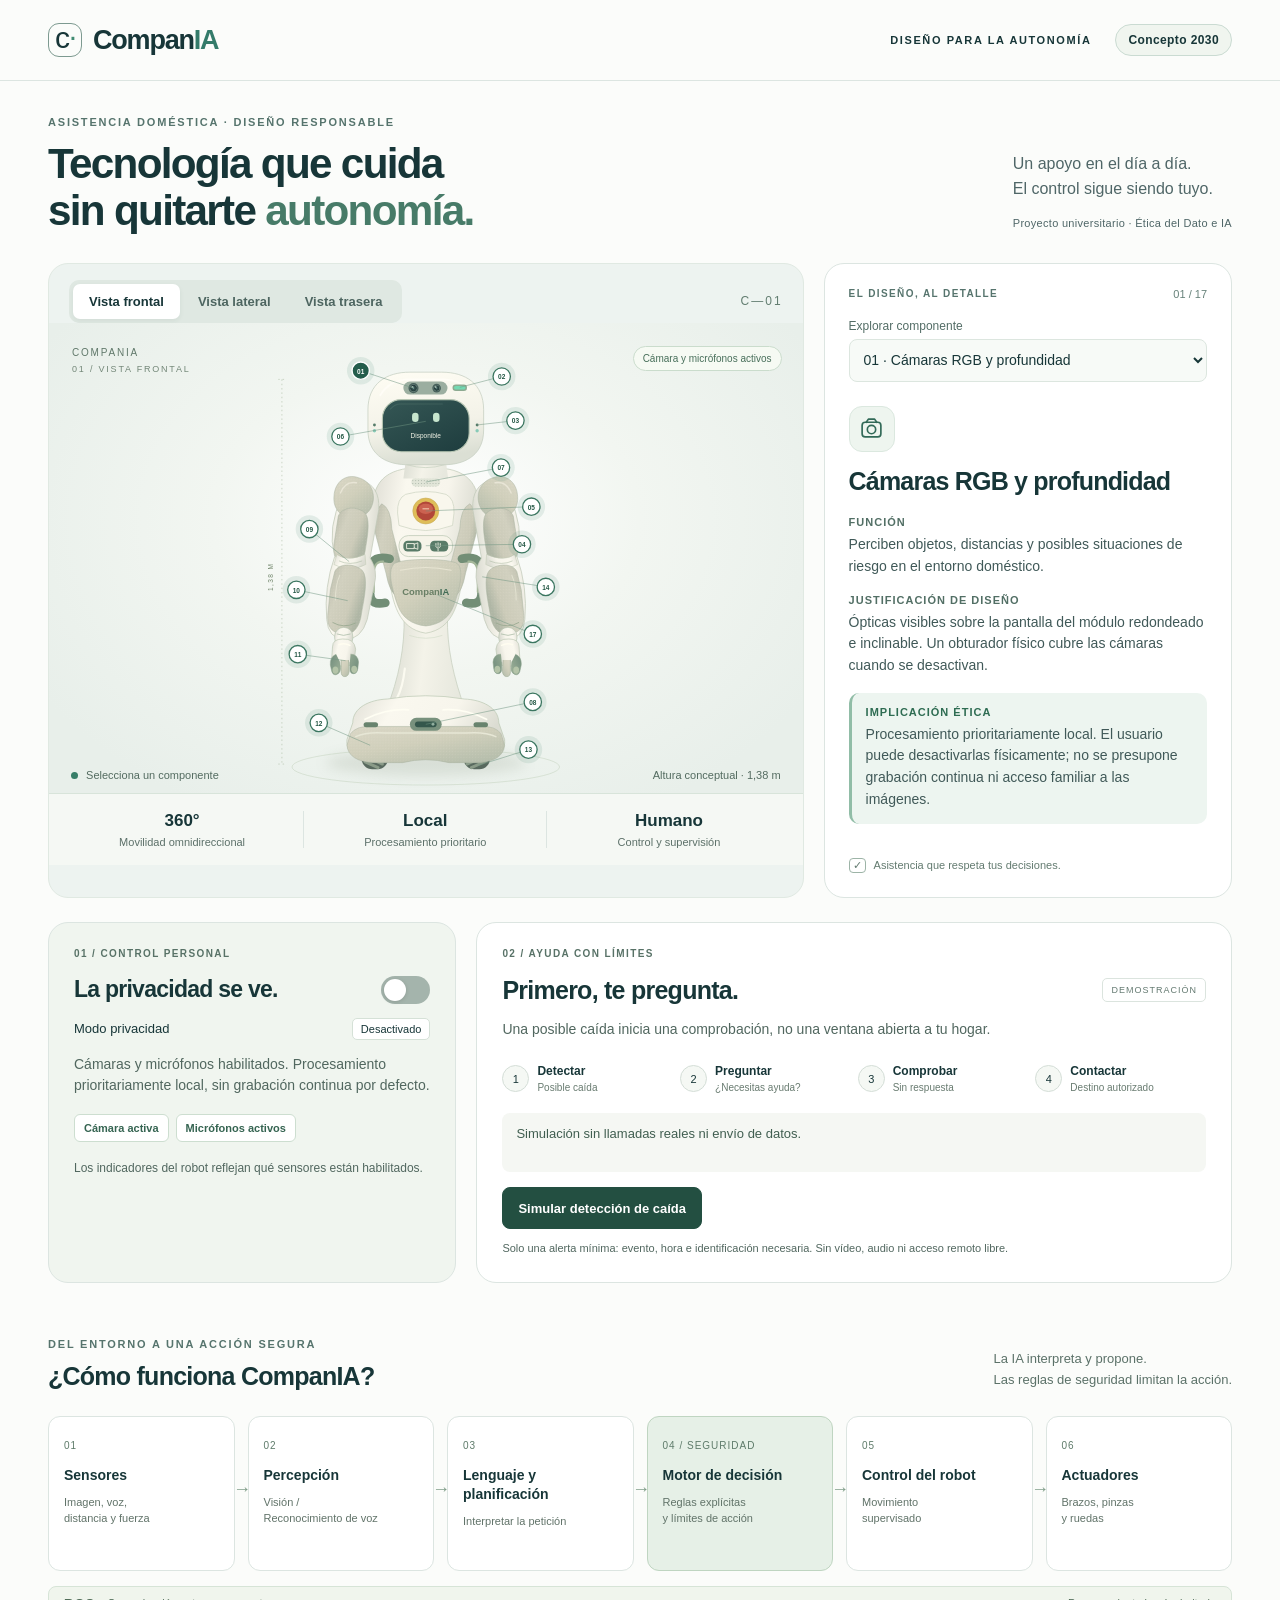
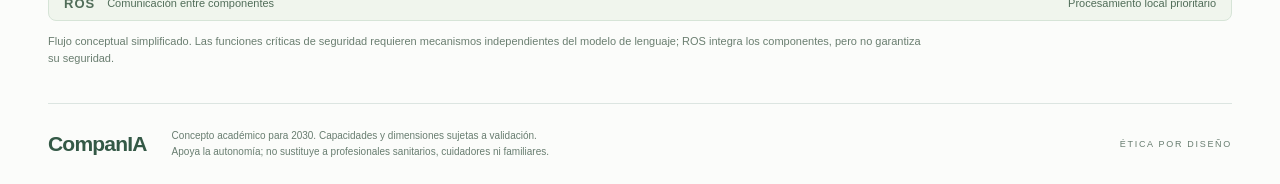
<file: sprint2/mockup/index.html>
<!doctype html>
<html lang="es">
<head>
<meta charset="utf-8"><meta name="viewport" content="width=device-width, initial-scale=1">
<meta name="description" content="CompanIA: concepto interactivo de asistencia doméstica, autonomía y privacidad para 2030.">
<title>CompanIA — Tecnología que cuida</title>
<link rel="icon" type="image/svg+xml" href="assets/favicon.svg">
<link rel="stylesheet" href="styles.css">
<script src="robot.js" defer></script><script src="app.js" defer></script>
</head>
<body>
<a class="skip" href="#explorar">Saltar al robot</a>
<header class="site-header"><a class="brand" href="#" aria-label="CompanIA, inicio"><span class="brand-mark" aria-hidden="true">c<span>·</span></span>Compan<span class="brand-accent">IA</span></a><div class="header-meta"><span>DISEÑO PARA LA AUTONOMÍA</span><span class="edition">Concepto 2030</span></div></header>
<main>
<section class="intro"><div><p class="eyebrow">ASISTENCIA DOMÉSTICA · DISEÑO RESPONSABLE</p><h1>Tecnología que cuida<br>sin quitarte <em>autonomía.</em></h1></div><p class="intro-note">Un apoyo en el día a día. <br>El control sigue siendo tuyo.<span>Proyecto universitario · Ética del Dato e IA</span></p></section>
<section id="explorar" class="explorer" aria-label="Explorar el diseño de CompanIA">
<div class="model-column">
<div class="model-toolbar"><div class="view-tabs" role="group" aria-label="Vista del robot"><button data-view="front" aria-pressed="true">Vista frontal</button><button data-view="side" aria-pressed="false">Vista lateral</button><button data-view="back" aria-pressed="false">Vista trasera</button></div><span class="model-id">C—01</span></div>
<div class="model-stage" id="model-stage"><div class="stage-label"><span>COMPANIA</span><span id="view-caption">01 / VISTA FRONTAL</span></div><div class="perception-badge" id="perception-badge" aria-live="polite">Cámara y micrófonos activos</div><div class="robot-canvas" id="robot-canvas"></div><div class="stage-bottom"><span><i class="point-key"></i> Selecciona un componente</span><span>Altura conceptual · 1,38 m</span></div></div>
<div class="model-specs"><div><strong>360°</strong><span>Movilidad omnidireccional</span></div><div><strong>Local</strong><span>Procesamiento prioritario</span></div><div><strong>Humano</strong><span>Control y supervisión</span></div></div>
</div>
<aside class="component-panel" aria-label="Detalle del componente"><div class="panel-heading"><span class="eyebrow">EL DISEÑO, AL DETALLE</span><span id="component-number">01 / 17</span></div><label class="component-label" for="component-picker">Explorar componente</label><select id="component-picker"></select><div id="component-detail" aria-live="polite" aria-atomic="true"></div><div class="panel-foot"><span class="tiny-shield" aria-hidden="true">✓</span> Asistencia que respeta tus decisiones.</div></aside>
</section>
<section class="demos" aria-label="Demostraciones éticas">
<article class="privacy-card"><div class="section-kicker">01 / CONTROL PERSONAL</div><div class="privacy-heading"><h2>La privacidad se ve.</h2><button id="privacy-toggle" class="switch" type="button" role="switch" aria-checked="false" aria-label="Modo privacidad"><span></span></button></div><div class="switch-label">Modo privacidad <strong id="privacy-value">Desactivado</strong></div><p id="privacy-description" aria-live="polite">Cámaras y micrófonos habilitados. Procesamiento prioritariamente local, sin grabación continua por defecto.</p><div class="sensor-chips"><span id="camera-chip">Cámara activa</span><span id="mic-chip">Micrófonos activos</span></div><p class="privacy-limit" id="privacy-limit">Los indicadores del robot reflejan qué sensores están habilitados.</p></article>
<article class="emergency-card"><div class="section-kicker">02 / AYUDA CON LÍMITES</div><div class="emergency-heading"><h2>Primero, te pregunta.</h2><span class="demo-badge">DEMOSTRACIÓN</span></div><p>Una posible caída inicia una comprobación, no una ventana abierta a tu hogar.</p><ol class="steps"><li data-step="1"><span>1</span><div><strong>Detectar</strong><small>Posible caída</small></div></li><li data-step="2"><span>2</span><div><strong>Preguntar</strong><small>¿Necesitas ayuda?</small></div></li><li data-step="3"><span>3</span><div><strong>Comprobar</strong><small>Sin respuesta</small></div></li><li data-step="4"><span>4</span><div><strong>Contactar</strong><small>Destino autorizado</small></div></li></ol><div id="emergency-status" class="emergency-status" role="status">Simulación sin llamadas reales ni envío de datos.</div><div class="emergency-actions"><button id="simulate" class="primary-button">Simular detección de caída</button><button id="respond" class="secondary-button" hidden>Estoy bien</button><button id="reset" class="text-button" hidden>Reiniciar</button></div><p class="minimal-data">Solo una alerta mínima: evento, hora e identificación necesaria. Sin vídeo, audio ni acceso remoto libre.</p></article>
</section>
<section class="architecture" aria-labelledby="architecture-title"><div class="architecture-heading"><div><p class="eyebrow">DEL ENTORNO A UNA ACCIÓN SEGURA</p><h2 id="architecture-title">¿Cómo funciona CompanIA?</h2></div><p>La IA interpreta y propone.<br>Las reglas de seguridad limitan la acción.</p></div><div class="flow" aria-label="Flujo conceptual de funcionamiento"><div class="flow-node"><span>01</span><h3>Sensores</h3><p>Imagen, voz,<br>distancia y fuerza</p></div><div class="flow-node"><span>02</span><h3>Percepción</h3><p>Visión /<br>Reconocimiento de voz</p></div><div class="flow-node"><span>03</span><h3>Lenguaje y <br>planificación</h3><p>Interpretar la petición</p></div><div class="flow-node safety"><span>04 / SEGURIDAD</span><h3>Motor de decisión</h3><p>Reglas explícitas<br>y límites de acción</p></div><div class="flow-node"><span>05</span><h3>Control del robot</h3><p>Movimiento<br>supervisado</p></div><div class="flow-node"><span>06</span><h3>Actuadores</h3><p>Brazos, pinzas<br>y ruedas</p></div></div><div class="ros-bus"><span>ROS</span><p>Comunicación entre componentes</p><span>Procesamiento local prioritario</span></div><p class="architecture-note">Flujo conceptual simplificado. Las funciones críticas de seguridad requieren mecanismos independientes del modelo de lenguaje; ROS integra los componentes, pero no garantiza su seguridad.</p></section>
<footer><span class="footer-brand">CompanIA</span><p>Concepto académico para 2030. Capacidades y dimensiones sujetas a validación.<br>Apoya la autonomía; no sustituye a profesionales sanitarios, cuidadores ni familiares.</p><span>ÉTICA POR DISEÑO</span></footer>
</main>
</body>
</html>
</file>
<file: sprint2/mockup/styles.css>
:root{--ink:#173638;--muted:#546b6d;--green:#205c53;--mint:#e7f1ed;--line:#dce5e1;--paper:#fff;--orange:#b74929;--radius:20px;font-family:Inter,"Avenir Next",Avenir,-apple-system,BlinkMacSystemFont,"Segoe UI",sans-serif;color:var(--ink);background:#fbfcfa;font-synthesis:none}*{box-sizing:border-box}body{margin:0}button,select{font:inherit}button,a,select{-webkit-tap-highlight-color:transparent}button{cursor:pointer}button:disabled{cursor:not-allowed;opacity:.55}button:focus-visible,a:focus-visible,select:focus-visible{outline:3px solid #b35f18;outline-offset:4px}button{touch-action:manipulation}button[hidden]{display:none}.skip{position:fixed;top:-80px;left:20px;z-index:100;padding:14px;background:#fff}.skip:focus{top:12px}.site-header{max-width:1400px;margin:auto;padding:23px 48px;display:flex;align-items:center;justify-content:space-between;border-bottom:1px solid var(--line)}.brand{font-size:27px;font-weight:750;letter-spacing:-1.2px;text-decoration:none;color:var(--ink);display:flex;align-items:center}.brand-accent{color:#347b6a}.brand-mark{width:34px;height:34px;border:1.5px solid #7d9a90;border-radius:11px;margin-right:11px;font-size:30px;line-height:27px;padding-left:6px;position:relative;font-weight:500}.brand-mark span{position:absolute;right:5px;top:-2px;color:#418c72}.header-meta{display:flex;gap:24px;align-items:center;font-size:11px;letter-spacing:1.6px;font-weight:600}.edition{border:1px solid #cadbd2;padding:8px 12px;border-radius:30px;font-size:12px;letter-spacing:.4px;background:#f0f5ef}main{max-width:1400px;margin:auto;padding:0 48px}.intro{display:flex;align-items:flex-end;justify-content:space-between;padding:35px 0 28px;gap:20px}.eyebrow{font-size:11px;letter-spacing:1.8px;font-weight:700;margin:0 0 12px;color:#56746d}h1{font-size:clamp(32px,3.3vw,48px);line-height:1.12;letter-spacing:-1.7px;margin:0;font-weight:600}h1 em{font-style:normal;color:#477b68}.intro-note{font-size:16px;line-height:1.6;margin:0 0 2px;color:#4f6667}.intro-note span{display:block;font-size:11px;margin-top:13px;letter-spacing:.3px}.explorer{display:grid;grid-template-columns:minmax(0,1.85fr) minmax(300px,1fr);gap:20px;scroll-margin-top:20px}.model-column{background:#edf3f0;border:1px solid #e0e9e2;border-radius:var(--radius);overflow:hidden;min-width:0}.model-toolbar{display:flex;justify-content:space-between;align-items:center;padding:16px 20px 0}.view-tabs{display:flex;background:#dfe8e2;padding:4px;border-radius:10px;gap:2px}.view-tabs button{border:0;border-radius:7px;background:transparent;font-size:13px;padding:10px 16px;color:#4d6560;font-weight:600}.view-tabs button[aria-pressed=true]{background:white;box-shadow:0 2px 5px #1f3e3610;color:var(--ink)}.model-id{font-size:12px;letter-spacing:2px;color:#627d70}.model-stage{position:relative;height:470px;background:radial-gradient(ellipse at 50% 42%,#fff 0%,#f2f6f1 40%,#e8efea 85%)}.stage-label{position:absolute;left:23px;top:24px;display:flex;flex-direction:column;gap:6px;color:#60786a;font-size:10px;letter-spacing:1.8px;z-index:1}.stage-label span:last-child{font-size:9px;color:#738778}.robot-canvas{height:100%;width:100%;position:relative}.robot-canvas>svg{height:100%;width:100%;overflow:visible;display:block}.stage-bottom{position:absolute;bottom:12px;left:22px;right:22px;display:flex;justify-content:space-between;gap:10px;font-size:11px;color:#536b60;pointer-events:none}.point-key{display:inline-block;width:7px;height:7px;background:#377e68;border-radius:50%;margin-right:5px}.model-specs{display:grid;grid-template-columns:repeat(3,1fr);padding:17px 12px;border-top:1px solid #d8e4da;background:#f5f8f4}.model-specs>div{text-align:center;border-right:1px solid var(--line)}.model-specs>div:last-child{border:0}.model-specs strong{display:block;font-size:17px;font-weight:650}.model-specs span{display:block;font-size:11px;color:#5c7069;margin-top:5px}.component-panel{border:1px solid var(--line);border-radius:var(--radius);background:white;padding:24px;display:flex;flex-direction:column;min-width:0}.panel-heading{display:flex;justify-content:space-between;gap:10px;align-items:center}.panel-heading .eyebrow{margin:0;font-size:10px;letter-spacing:1.4px}.panel-heading>span:last-child{font-size:11px;color:#67827a}.component-label{font-size:12px;margin:19px 0 6px;color:#536d66}.component-panel select{width:100%;border:1px solid #dce6df;background:#f7faf7;padding:11px 10px;border-radius:8px;color:var(--ink);font-size:14px;min-height:43px}.detail-icon{width:46px;height:46px;display:flex;align-items:center;justify-content:center;border:1px solid #dbe8df;border-radius:13px;background:#eef5ef;color:#316957;margin:24px 0 15px}.detail-icon svg{width:25px;height:25px;fill:none;stroke:currentColor;stroke-width:1.6;stroke-linecap:round;stroke-linejoin:round}.component-panel h2{font-size:25px;letter-spacing:-.8px;line-height:1.15;margin:0 0 21px}.detail-block{margin:0 0 16px}.detail-block h3{font-size:11px;letter-spacing:1px;text-transform:uppercase;margin:0 0 6px;color:#526f65}.detail-block p{font-size:14px;line-height:1.55;margin:0;color:#405958}.ethics-block{padding:13px 14px;background:#edf5f0;border-radius:10px;border-left:3px solid #91bda7}.ethics-block h3{color:#2e6c52}.panel-foot{margin-top:auto;padding-top:18px;font-size:11px;color:#637b70;display:flex;gap:8px;align-items:center}.tiny-shield{border:1px solid #9db4a7;border-radius:4px;padding:0 3px}.hotspot{cursor:pointer;outline:none}.hotspot .halo{fill:#3f8768;opacity:.12}.hotspot .dot{fill:#fff;stroke:#3b7660;stroke-width:1.8}.hotspot text{fill:#235744;font:600 9px sans-serif;pointer-events:none;text-anchor:middle;dominant-baseline:central}.hotspot:hover .halo,.hotspot:focus .halo{opacity:.3}.hotspot[aria-pressed=true] .dot{fill:#245d4c;stroke:#fff;stroke-width:2}.hotspot[aria-pressed=true] text{fill:#fff}.hotspot:focus-visible .dot{stroke:#b35f18;stroke-width:3}.leader{fill:none;stroke:#6f9480;stroke-width:1;opacity:.7;pointer-events:none}.camera-on{fill:#74d9b2}.mic-on{fill:#87cbb8}.camera-shutter{display:none}.private .camera-on,.private .mic-on{fill:#a2acaf}.private .camera-shutter{display:block}.private .screen-ready{display:none}.screen-private{display:none}.private .screen-private{display:block}.demos{display:grid;grid-template-columns:1fr 1.85fr;gap:20px;margin-top:24px}.privacy-card,.emergency-card{border:1px solid var(--line);border-radius:var(--radius);padding:25px;background:white}.privacy-card{background:#f0f5ef}.section-kicker{font-size:10px;letter-spacing:1.4px;font-weight:650;color:#587267;margin-bottom:17px}h2{font-size:25px;letter-spacing:-.75px;font-weight:600;margin:0}.privacy-heading,.emergency-heading{display:flex;align-items:center;justify-content:space-between;gap:12px}.privacy-heading h2{font-size:23px}.switch{flex-shrink:0;width:49px;height:28px;background:#a4b4ac;border:0;border-radius:20px;padding:3px;transition:background .2s}.switch span{display:block;background:#fff;box-shadow:0 1px 4px #0002;width:22px;height:22px;border-radius:50%;transition:transform .2s}.switch[aria-checked=true]{background:#286650}.switch[aria-checked=true] span{transform:translateX(21px)}.switch-label{font-size:13px;margin-top:14px;display:flex;gap:8px;align-items:center;justify-content:space-between}.switch-label strong{font-weight:500;font-size:11px;background:#fff;padding:4px 8px;border:1px solid #d5e1d7;border-radius:5px}.privacy-card p,.emergency-card>p{font-size:14px;line-height:1.55;color:#51675f}.sensor-chips{display:flex;flex-wrap:wrap;gap:7px;margin:17px 0}.sensor-chips span{background:white;border:1px solid #cdded0;padding:7px 9px;border-radius:6px;font-size:11px;font-weight:600;color:#356451}.privacy-card p.privacy-limit{font-size:12px;margin-bottom:0;min-height:38px}.demo-badge{font-size:9px;letter-spacing:1px;color:#637970;border:1px solid #dbe4de;padding:6px 8px;border-radius:5px}.steps{display:grid;grid-template-columns:repeat(4,1fr);list-style:none;padding:0;margin:24px 0 20px;gap:7px}.steps li{display:flex;gap:8px;align-items:center;position:relative}.steps li>span{height:27px;width:27px;border:1px solid #d4ded7;border-radius:50%;display:flex;align-items:center;justify-content:center;font-size:11px;flex-shrink:0;background:#f5f8f4}.steps strong{font-size:12px;display:block;font-weight:600}.steps small{display:block;font-size:10px;color:#687b70;margin-top:4px}.steps li.active>span{background:#28634d;color:#fff;border-color:#28634d}.steps li.done>span{background:#dcece0;border-color:#bdd6c5}.emergency-status{background:#f5f7f3;border-radius:8px;padding:12px 14px;min-height:59px;font-size:13px;line-height:1.45;color:#405e50}.emergency-actions{display:flex;gap:10px;flex-wrap:wrap;margin-top:15px;align-items:center}.primary-button,.secondary-button{padding:11px 15px;border-radius:8px;font-weight:550;font-size:13px;min-height:42px}.primary-button{background:#234f41;color:white;border:1px solid #234f41}.primary-button:hover{background:#173e30}.secondary-button{border:1px solid #86a894;background:white;color:#234f41}.text-button{border:0;background:none;text-decoration:underline;color:#4b6659;font-size:12px;min-height:40px}.emergency-card>p.minimal-data{font-size:11px;margin-bottom:0;line-height:1.5}.architecture{margin:55px 0 35px}.architecture-heading{display:flex;justify-content:space-between;align-items:flex-end;gap:20px;margin-bottom:25px}.architecture-heading>p{font-size:13px;line-height:1.6;color:#5b7168;margin:0}.flow{display:grid;grid-template-columns:repeat(6,1fr);gap:13px}.flow-node{background:white;border:1px solid var(--line);padding:18px 15px;border-radius:12px;position:relative;min-height:155px}.flow-node:not(:last-child):after{content:'↓';position:absolute;right:-12px;top:62px;transform:rotate(-90deg);z-index:1;color:#809d89;font-size:18px}.flow-node>span{font-size:10px;color:#5e7b6a;letter-spacing:1px}.flow-node h3{font-size:14px;line-height:1.35;font-weight:600;margin:13px 0 9px}.flow-node p{font-size:11px;line-height:1.5;color:#617369;margin:0}.flow-node.safety{background:#e6f0e7;border-color:#bfd5c1}.ros-bus{margin-top:15px;border:1px solid #d6e4d7;border-radius:8px;display:flex;align-items:center;gap:12px;padding:9px 15px;background:#f0f5ed;font-size:11px;color:#516d59}.ros-bus>span:first-child{font-weight:750;font-size:13px;letter-spacing:1px}.ros-bus p{margin:0}.ros-bus>span:last-child{margin-left:auto}.architecture-note{font-size:11px;color:#6a7e70;line-height:1.6;margin-top:12px;max-width:880px}footer{border-top:1px solid var(--line);display:flex;align-items:center;gap:25px;padding:24px 0;color:#687d70;font-size:10px}footer p{line-height:1.6;margin:0}.footer-brand{font-size:21px;font-weight:650;color:#345946;letter-spacing:-.8px}footer>span:last-child{margin-left:auto;letter-spacing:1.7px;font-size:9px}@media(min-width:1450px){.model-stage{height:540px}.detail-block p{font-size:15px}}@media(max-width:1100px){main{padding:0 28px}.site-header{padding:20px 28px}.explorer{grid-template-columns:minmax(0,1.5fr) minmax(290px,1fr)}.component-panel{padding:20px}.model-stage{height:465px}.view-tabs button{padding:10px 11px;font-size:12px}.demos{grid-template-columns:1fr 1.6fr}.steps{grid-template-columns:repeat(2,1fr);gap:13px}.flow{gap:10px}.flow-node{padding:15px 11px}.intro-note{font-size:14px}.stage-label{display:none}.stage-bottom{font-size:10px}.model-specs span{font-size:10px}}@media(max-width:800px){.header-meta>span:first-child{display:none}.intro{display:block}.intro-note{margin-top:18px}.intro-note br{display:none}.intro-note span{margin-top:5px}.explorer{grid-template-columns:1fr}.model-stage{height:500px}.component-panel{min-height:0}.detail-icon{margin:16px 0 10px}.component-panel h2{margin-bottom:15px}.demos{grid-template-columns:1fr}.flow{grid-template-columns:repeat(3,1fr);gap:15px}.flow-node:nth-child(3):after{display:none}.architecture-heading{display:block}.architecture-heading>p{margin-top:12px}.component-panel select{max-width:100%}.stage-label{display:flex}.steps{grid-template-columns:repeat(4,1fr)}.intro{padding-top:28px}.panel-foot{padding-top:8px}}@media(max-width:480px){main{padding:0 16px}.site-header{padding:18px 16px}.brand{font-size:24px}.edition{font-size:10px}.header-meta{gap:0}.eyebrow{font-size:9px}h1{font-size:33px}.model-toolbar{padding:12px 10px 0}.model-id{display:none}.view-tabs{width:100%}.view-tabs button{flex:1;font-size:11px;padding:10px 6px}.model-stage{height:410px}.stage-label{display:none}.stage-bottom{left:12px;right:12px;font-size:9px}.model-specs{padding:15px 4px}.model-specs strong{font-size:15px}.model-specs span{font-size:9px}.privacy-card,.emergency-card{padding:20px}.emergency-heading{align-items:flex-start}.emergency-heading h2{font-size:23px}.demo-badge{font-size:8px}.steps{grid-template-columns:repeat(2,1fr)}.flow{grid-template-columns:1fr}.flow-node{min-height:auto;padding:15px 20px}.flow-node h3 br,.flow-node p br{display:none}.flow-node h3{margin:8px 0}.flow-node:not(:last-child):after,.flow-node:nth-child(3):after{display:block;transform:none;top:auto;bottom:-17px;left:50%;right:auto}.ros-bus{flex-wrap:wrap}.ros-bus>span:last-child{margin-left:0;width:100%}footer{flex-wrap:wrap;gap:12px}footer>span:last-child{margin-left:0}.architecture-heading h2{font-size:24px}}@media(prefers-reduced-motion:reduce){*{transition:none!important;scroll-behavior:auto!important}}@media print{.site-header,main{max-width:none;padding-left:15px;padding-right:15px}.explorer{grid-template-columns:1.5fr 1fr}.model-stage{height:440px}.demos,.architecture{break-inside:avoid}.emergency-actions,.skip{display:none}body{-webkit-print-color-adjust:exact;print-color-adjust:exact}}

.perception-badge{position:absolute;top:23px;right:21px;z-index:2;font-size:10px;color:#486f5a;border:1px solid #cadccc;background:#f8fcf5d9;border-radius:20px;padding:6px 9px;pointer-events:none}.perception-badge.is-private{background:#254f41;color:#fff;border-color:#254f41}@media(max-width:1100px){.perception-badge{top:14px;right:15px;font-size:9px}}@media(max-width:480px){.perception-badge{top:14px;right:50%;transform:translateX(50%);white-space:nowrap;font-size:8px;padding:5px 8px}}
</file>
